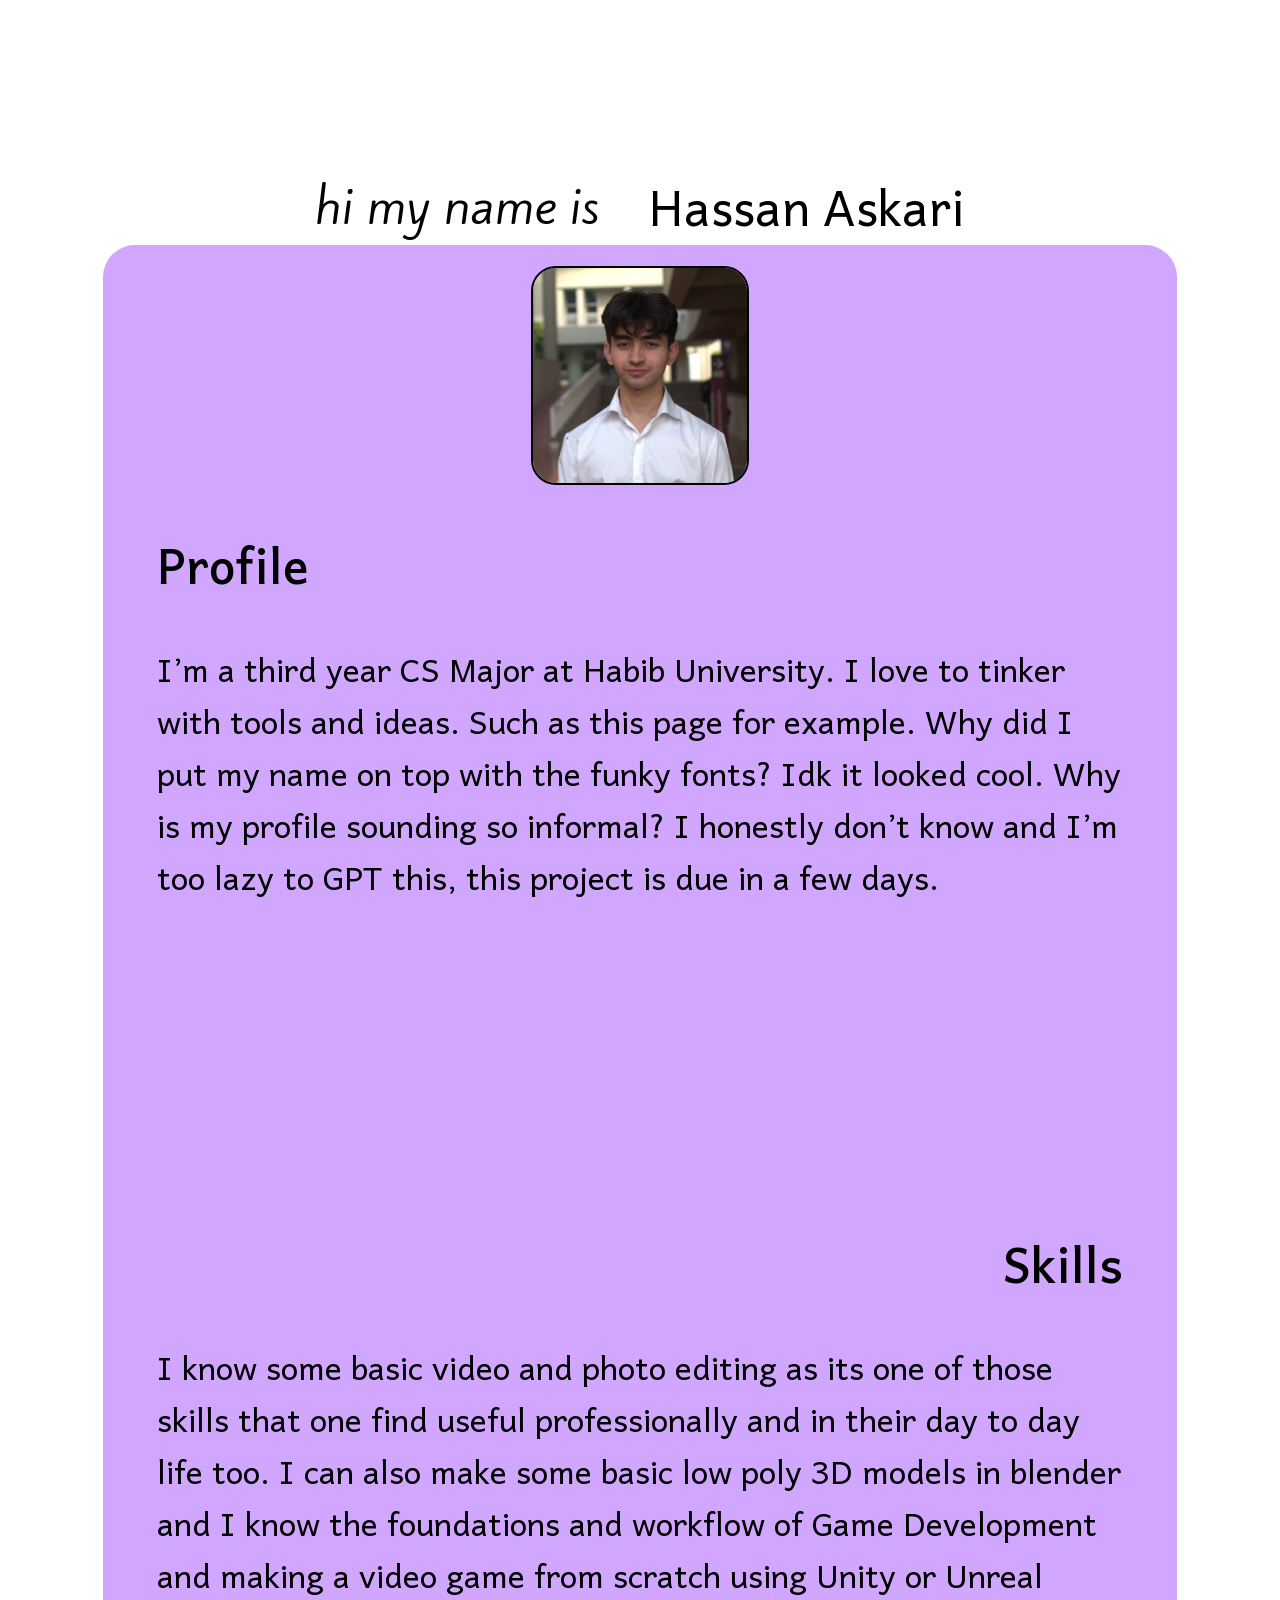
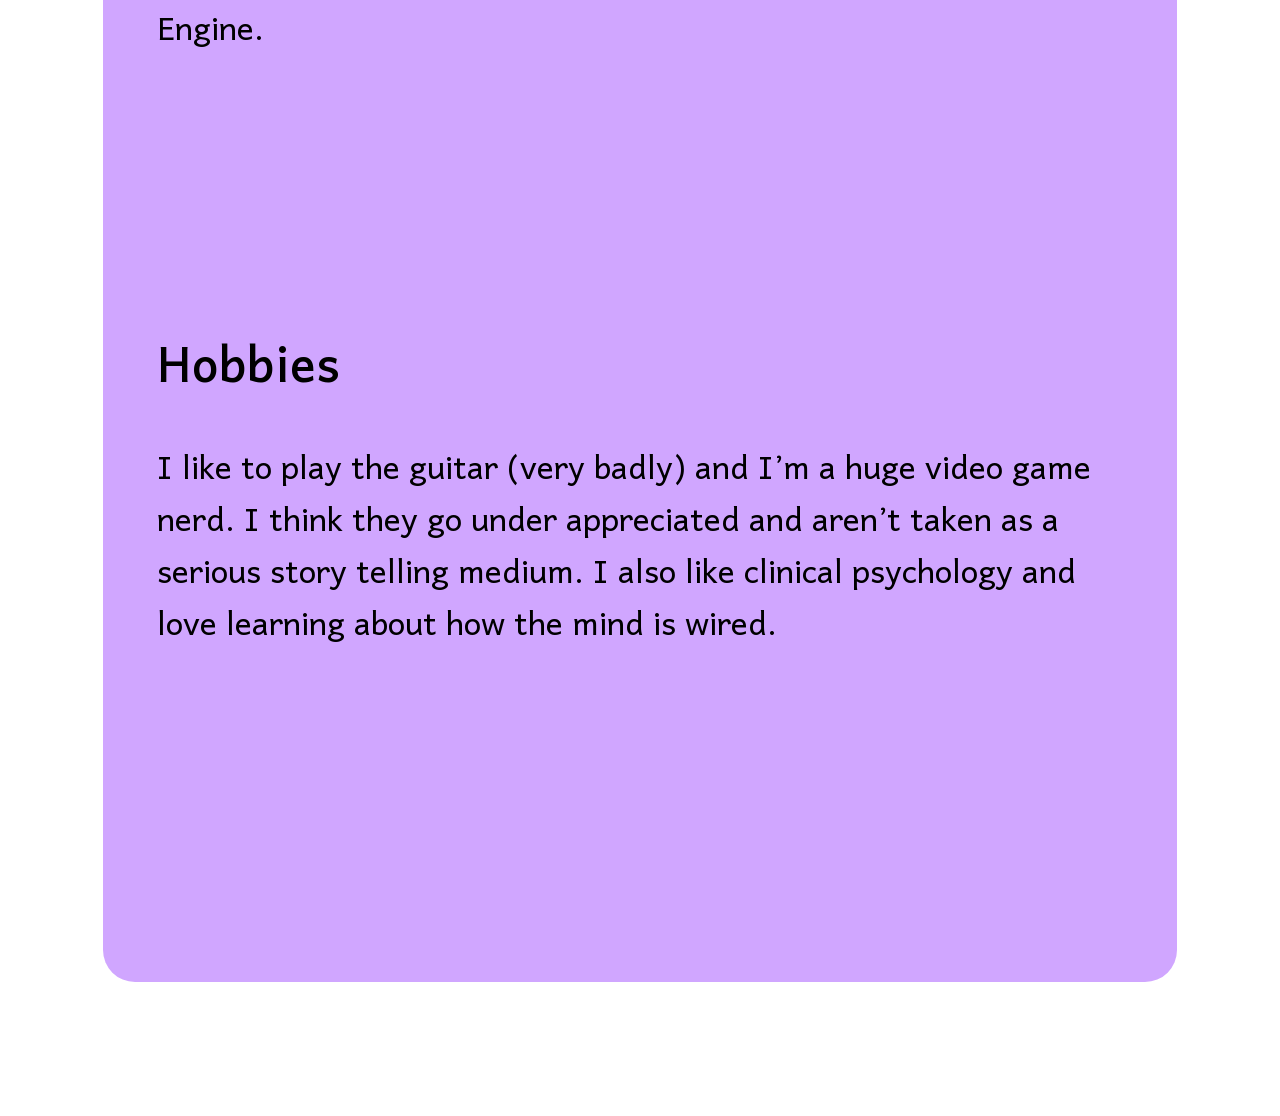
<file: portfolio/portfolio.html>
<!DOCTYPE html>
<html>
    <head>
        <meta charset="UTF-8" />
        <meta name="viewport" content="width=device-width, initial-scale=1.0" />
        <link rel="preconnect" href="https://fonts.googleapis.com">
        <link rel="preconnect" href="https://fonts.gstatic.com" crossorigin>
        <link href="https://fonts.googleapis.com/css2?family=Kanchenjunga:wght@400;500;600;700&family=Kite+One&display=swap" rel="stylesheet">
        <title>My Portfolio</title>
        <link rel="stylesheet" href="style.css">
    </head>
    <body>
        <header></header>
        <div class="name-con">
            <h1 class="intro">hi my name is</h1>
            <h1 class="name">Hassan Askari</h1>
        </div>
        <div class="secondary-back">
            <div class="img-con"><img src="picProp.jpg" alt="Hassan Askari" /></div>
            <section>
                <h1>Profile</h1>
                <p>I’m a third year CS Major at Habib University. I love to tinker with tools and ideas. Such as this page for example. Why did I put my name on top with the funky fonts? Idk it looked cool. Why is my profile sounding so informal? I honestly don’t know and I’m too lazy to GPT this, this project is due in a few days.</p>
            </section>
            <section>
                <div class="skill-head"><h1>Skills</h1></div>
                <p>I know some basic video and photo editing as its one of those skills that one find useful professionally and in their day to day life too. I can also make some basic low poly 3D models in blender and I know the foundations and workflow of Game Development and making a video game from scratch using Unity or Unreal Engine.</p>
            </section>
            <section>
                <h1>Hobbies</h1>
                <p>I like to play the guitar (very badly) and I’m a huge video game nerd. I think they go under appreciated and aren’t taken as a serious story telling medium. I also like clinical psychology and love learning about how the mind is wired.</p>
            </section>
        </div>
    </body>
    <footer></footer>
</html>
</file>
<file: portfolio/style.css>
body {
    height: 300vh;
    display: flex;
    flex-direction: column;
    align-items: center;
    justify-content: center;
}

header {
    padding-top: 10%;
}


.secondary-back {
    background-color: #D0A6FF;
    width: 85%;
    height: 100%;
    border-radius: 32px;
    min-height: 200px;
    display: flex;
    flex-direction: column;
}

.name-con {
    width: 85%;
    display: flex;
    gap: 50px;
    justify-content: center;
    align-items: center;
    font-size: 2.5rem;
}

.intro {
    margin-bottom: 0;
    font-family: "Kite One", sans-serif;
    font-weight: 400;
    font-style: normal;
}

.name {
    margin-bottom: 0;
    font-family: "Kanchenjunga", sans-serif;
    font-weight: 400;
    font-style: normal;
}

section {
    width: auto;
    height: 75vh;
    padding: 5%;
    max-height: 75vh;
    padding-top: 0;
}

footer {
    padding-top: 10%;
}

h1 {
    font-family: "Kanchenjunga", sans-serif;
    font-weight: 600;
    font-style: normal;
    font-size: 3rem;
}

p {
    font-family: "Kanchenjunga", sans-serif;
    font-weight: 400;
    font-style: normal;
    font-size: clamp(1.2rem, 2.5vw, 3rem);
}

img {
    width: 20%;
    border-radius: 25px;
    border: 2px solid black;
}

.img-con {
    display: flex;
    justify-content: center;
    padding-top: 2%;

}
.skill-head {
    text-align: right;
}
</file>
